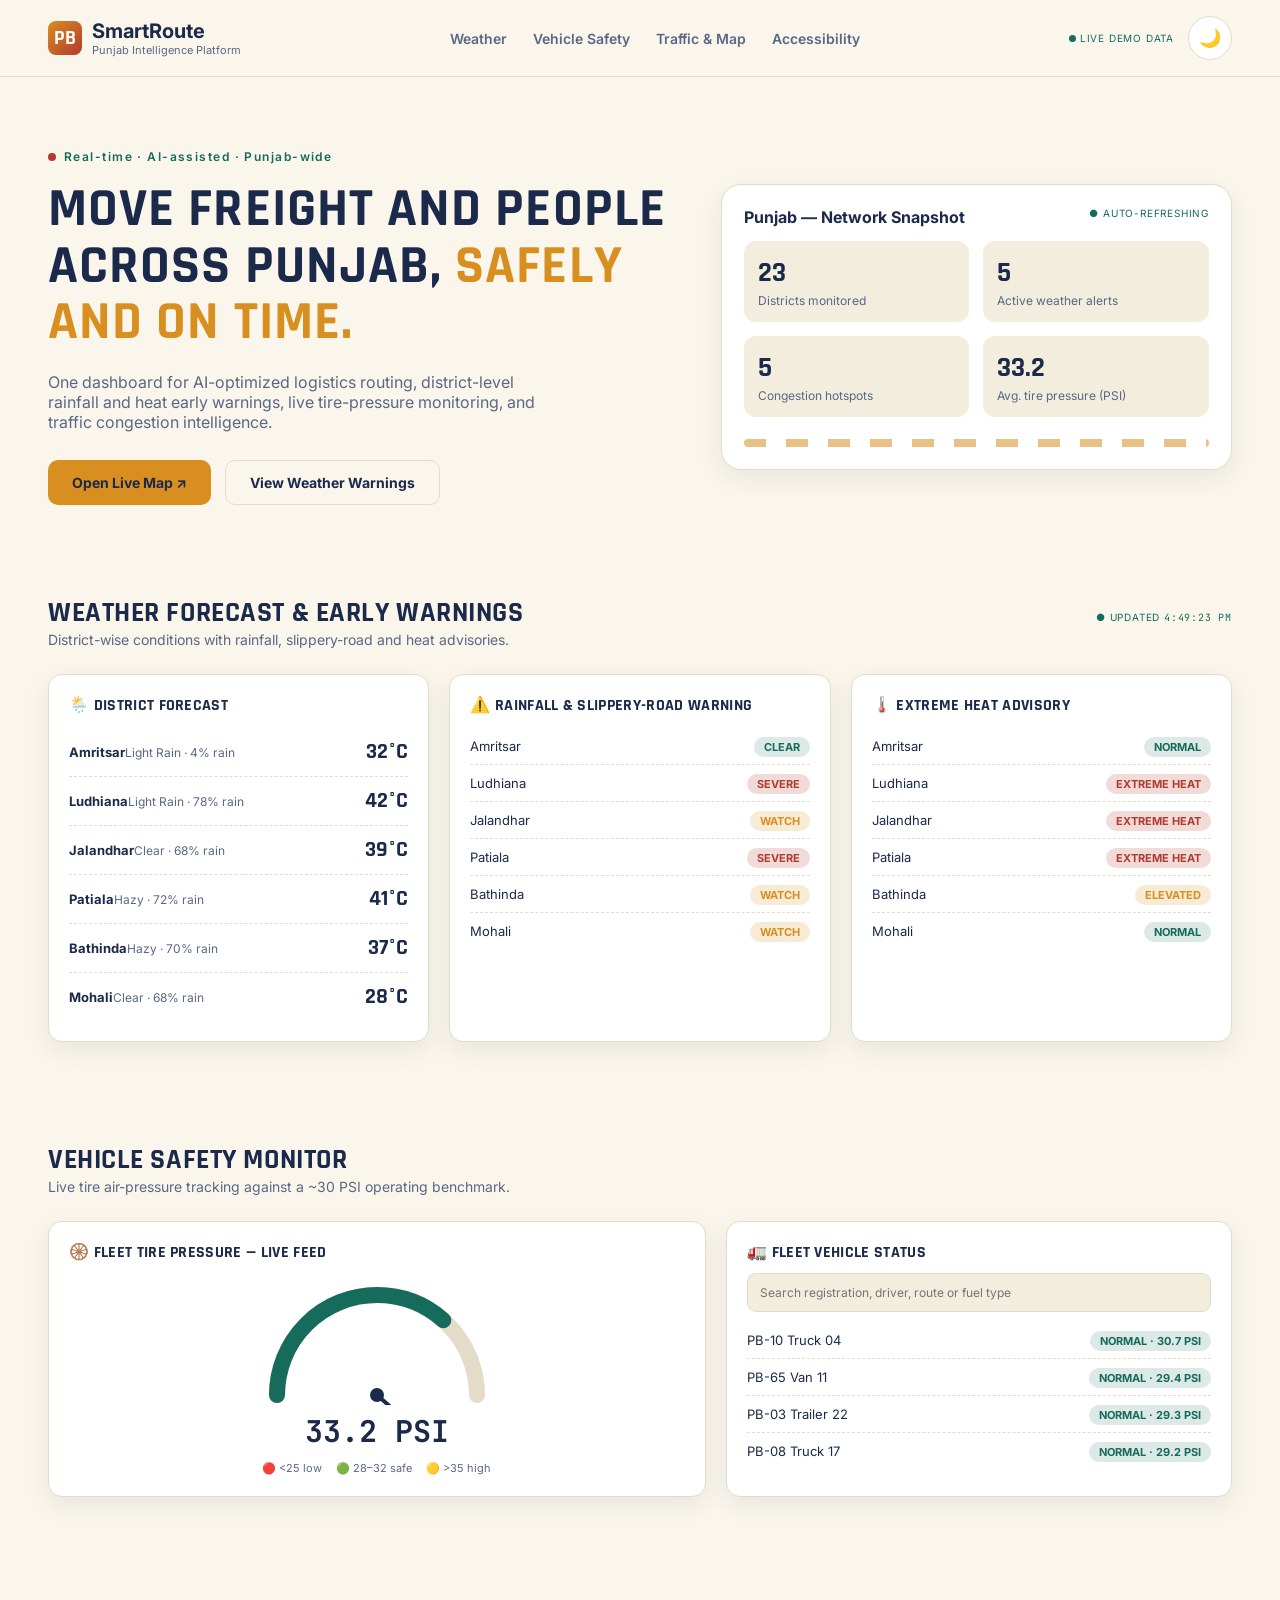
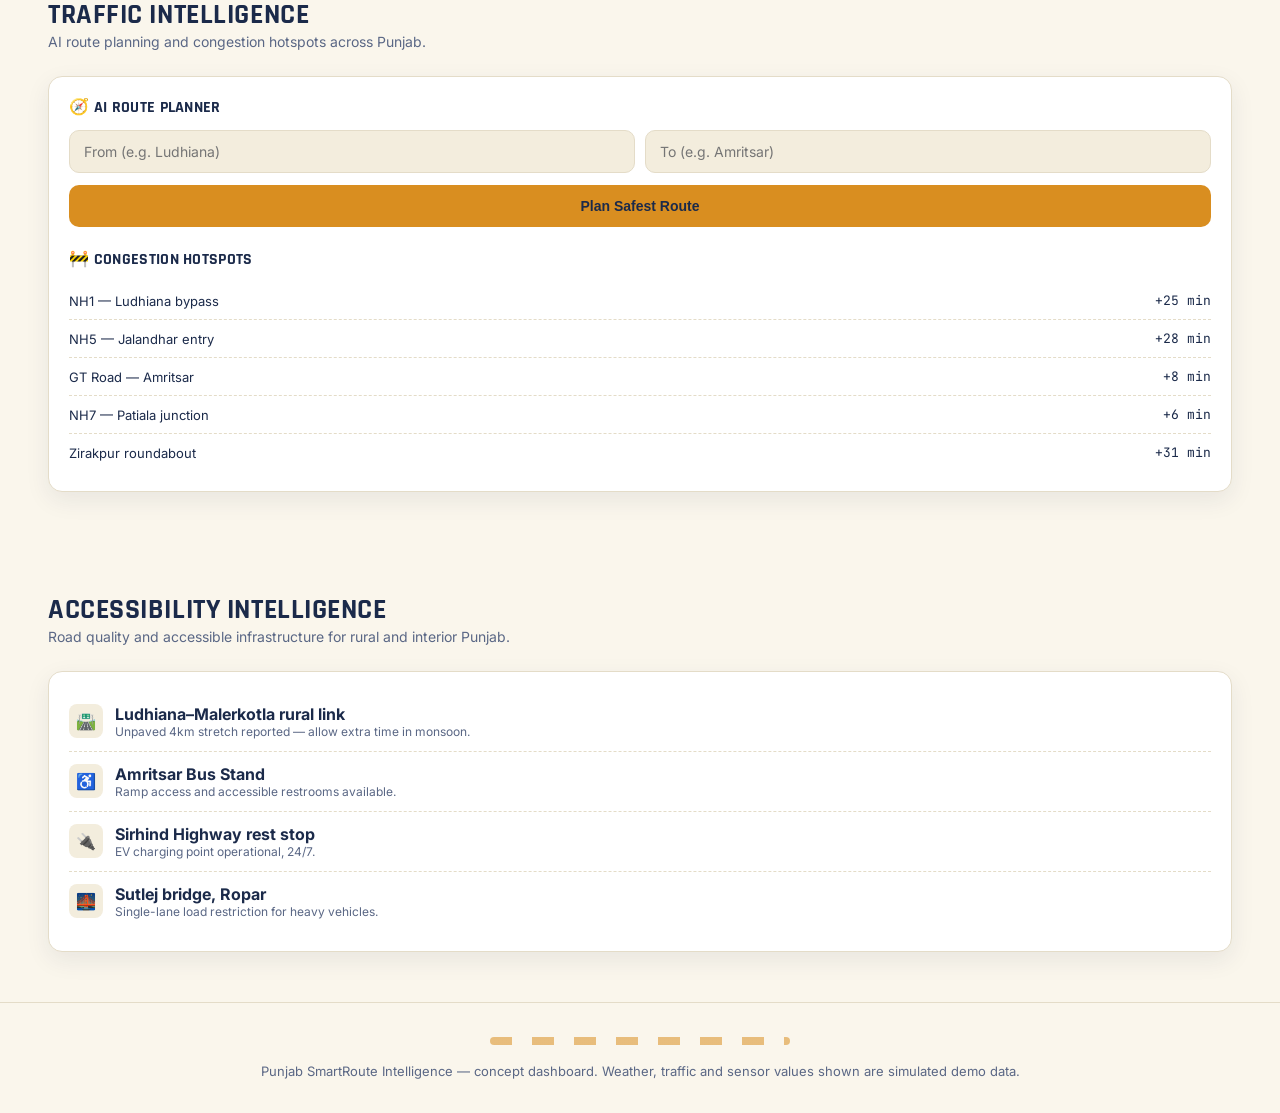
<file: index.html>
<!DOCTYPE html>
<script>window.location.replace('dashboard.html');</script>
<html lang="en">
<head>
  <meta charset="UTF-8" />
  <meta name="viewport" content="width=device-width, initial-scale=1.0" />
  <meta name="theme-color" content="#10263f" />
  <title>Punjab SmartRoute Intelligence</title>
  <link rel="preconnect" href="https://fonts.googleapis.com">
  <link rel="preconnect" href="https://fonts.gstatic.com" crossorigin>
  <link href="https://fonts.googleapis.com/css2?family=DM+Mono:wght@400;500&family=Manrope:wght@400;500;600;700;800&display=swap" rel="stylesheet">
  <link rel="stylesheet" href="styles.css" />
</head>
<body>
  <div class="app-shell">
    <aside class="sidebar">
      <div class="brand"><div class="brand-mark">S<span>R</span></div><div><strong>SmartRoute</strong><small>Punjab intelligence</small></div></div>
      <div class="workspace-label">WORKSPACE <span>LIVE</span></div>
      <nav class="main-nav" aria-label="Main navigation">
        <button class="nav-item active" data-view="Overview"><i>◉</i> Overview <b>⌂</b></button>
        <button class="nav-item" data-view="Route planner"><i>⌁</i> Route planner</button>
        <button class="nav-item" data-view="Weather & warnings"><i>☼</i> Weather & warnings <em>3</em></button>
        <button class="nav-item" data-view="Vehicle safety"><i>◌</i> Vehicle safety</button>
        <button class="nav-item" data-view="Traffic intelligence"><i>≋</i> Traffic intelligence</button>
        <button class="nav-item" data-view="Accessibility"><i>♿</i> Accessibility</button>
      </nav>
      <div class="sidebar-bottom">
        <button class="nav-item" data-view="Alerts"><i>◒</i> Alerts & notifications <em>5</em></button>
        <button class="nav-item" data-view="Settings"><i>⚙</i> Settings</button>
        <div class="operator"><div class="avatar">AS</div><div><strong>Amrit S.</strong><small>Fleet operator</small></div><span>•••</span></div>
      </div>
    </aside>

    <main class="main-content">
      <header class="topbar"><div class="crumb"><span>Punjab /</span> Operations overview</div><div class="top-actions"><div class="status"><span class="pulse"></span> Data synced <strong>2m ago</strong></div><button class="icon-button" title="Notifications">◔<b></b></button><button class="language">EN <span>⌄</span></button></div></header>
      <section class="page-heading"><div><p class="eyebrow">SUNDAY, 23 AUGUST 2026 <span class="live-dot"></span> LIVE NETWORK</p><h1>Good morning, Amrit.</h1><p class="subtitle">Here is your operational picture across Punjab today.</p></div><button class="primary-button" id="planRoute">＋ Plan a route</button></section>

      <section class="metric-grid">
        <article class="metric-card"><div class="metric-head"><span>ACTIVE FLEET</span><span class="metric-icon navy">↗</span></div><div class="metric-value">24 <small>/ 28</small></div><div class="metric-foot"><span class="trend up">↑ 8.4%</span> vs last week <span class="sparkline navy-line">▁▂▃▂▄▅▆</span></div></article>
        <article class="metric-card"><div class="metric-head"><span>ON-TIME RATE</span><span class="metric-icon green">✓</span></div><div class="metric-value">91.8<span>%</span></div><div class="metric-foot"><span class="trend up">↑ 2.1%</span> vs last week <span class="sparkline green-line">▂▃▃▄▃▅▆</span></div></article>
        <article class="metric-card warning-card"><div class="metric-head"><span>ROAD RISK INDEX</span><span class="metric-icon orange">!</span></div><div class="metric-value">Moderate</div><div class="metric-foot"><span class="trend warning">↑ 12.6%</span> due to weather <span class="sparkline orange-line">▂▂▃▆▅▆▇</span></div></article>
        <article class="metric-card"><div class="metric-head"><span>OPEN ALERTS</span><span class="metric-icon red">◇</span></div><div class="metric-value">05</div><div class="metric-foot"><span class="trend down">↓ 3</span> since yesterday <span class="sparkline red-line">▆▅▅▄▃▂▂</span></div></article>
      </section>

      <section class="dashboard-grid">
        <article class="panel map-panel"><div class="panel-header"><div><h2>Network conditions</h2><p>Live road intelligence · Updated 2 min ago</p></div><div class="map-controls"><button class="filter active" data-layer="risk">Risk</button><button class="filter" data-layer="traffic">Traffic</button><button class="filter" data-layer="access">Access</button><button class="expand" title="Expand map">⛶</button></div></div><div class="map-canvas" id="mapCanvas"><div class="map-grid"></div><div class="route-line route-a"></div><div class="route-line route-b"></div><div class="route-line route-c"></div><div class="district d1">AMRITSAR</div><div class="district d2">JALANDHAR</div><div class="district d3">LUDHIANA</div><div class="district d4">PATIALA</div><div class="district d5">BATHINDA</div><div class="district d6">MOHALI</div><span class="map-pin pin1">●<label>Amritsar</label></span><span class="map-pin pin2">●<label>Ludhiana</label></span><span class="map-pin pin3">●<label>Mohali</label></span><span class="map-pin pin4 risk-pin">●<label>Rain risk</label></span><div class="map-legend"><span><i class="legend-green"></i> Clear</span><span><i class="legend-yellow"></i> Caution</span><span><i class="legend-red"></i> Disruption</span></div><div class="map-layer-note" id="layerNote">Showing weather and road risk overlay</div></div></article>
        <article class="panel alerts-panel"><div class="panel-header"><div><h2>Priority alerts</h2><p>Needs your attention</p></div><button class="text-button" id="viewAlerts">View all <span>→</span></button></div><div class="alert-list"><div class="alert-item high"><span class="alert-symbol">!</span><div><strong>High heat advisory</strong><p>NH-44 · Ludhiana to Ambala</p><small>Valid until 18:00 today</small></div><span class="alert-arrow">›</span></div><div class="alert-item medium"><span class="alert-symbol">≈</span><div><strong>Rainfall expected</strong><p>Jalandhar · Hoshiarpur district</p><small>Likely in 2 hours</small></div><span class="alert-arrow">›</span></div><div class="alert-item low"><span class="alert-symbol">◌</span><div><strong>Road restriction</strong><p>Bridge repair · SH-12</p><small>Expected clearance tomorrow</small></div><span class="alert-arrow">›</span></div></div><button class="outline-button" id="acknowledge">Acknowledge all alerts</button></article>
      </section>

      <section class="lower-grid"><article class="panel weather-panel"><div class="panel-header"><div><h2>Regional weather</h2><p>Conditions affecting route safety</p></div><button class="text-button">Punjab <span>⌄</span></button></div><div class="weather-main"><div class="current-weather"><span class="weather-icon">☼</span><div><strong>32°</strong><span>Partly cloudy</span></div></div><div class="weather-details"><div><span>Humidity</span><strong>58%</strong></div><div><span>Wind</span><strong>14 km/h</strong></div><div><span>Visibility</span><strong>8.2 km</strong></div></div></div><div class="forecast"><div><span>NOW</span><b>☼</b><strong>32°</strong></div><div><span>13:00</span><b>☼</b><strong>33°</strong></div><div><span>16:00</span><b>◒</b><strong>31°</strong></div><div><span>19:00</span><b>☾</b><strong>28°</strong></div><div><span>22:00</span><b>☾</b><strong>26°</strong></div></div></article><article class="panel route-panel"><div class="panel-header"><div><h2>Upcoming routes</h2><p>Today's delivery schedule</p></div><button class="text-button" id="viewRoutes">View schedule <span>→</span></button></div><div class="route-list"><div class="route-row"><div class="route-status on-time"></div><div class="route-info"><strong>Amritsar <span>→</span> Ludhiana</strong><small>Vehicle PB-08-AQ-1421 · 186 km</small></div><div class="route-time"><strong>ETA 11:42</strong><small>On schedule</small></div></div><div class="route-row"><div class="route-status caution"></div><div class="route-info"><strong>Mohali <span>→</span> Bathinda</strong><small>Vehicle PB-65-K-9088 · 218 km</small></div><div class="route-time caution-text"><strong>ETA 14:18</strong><small>+24 min delay</small></div></div><div class="route-row"><div class="route-status on-time"></div><div class="route-info"><strong>Jalandhar <span>→</span> Patiala</strong><small>Vehicle PB-10-F-3340 · 157 km</small></div><div class="route-time"><strong>ETA 16:05</strong><small>On schedule</small></div></div></div></article></section>
      <footer><span>Punjab SmartRoute Intelligence</span><span>Data confidence <strong>94%</strong> · All systems operational</span></footer>
    </main>
  </div>
  <div class="toast" id="toast">Route planner is ready for your next trip.</div>
  <script src="app.js"></script>
</body>
</html>
</file>
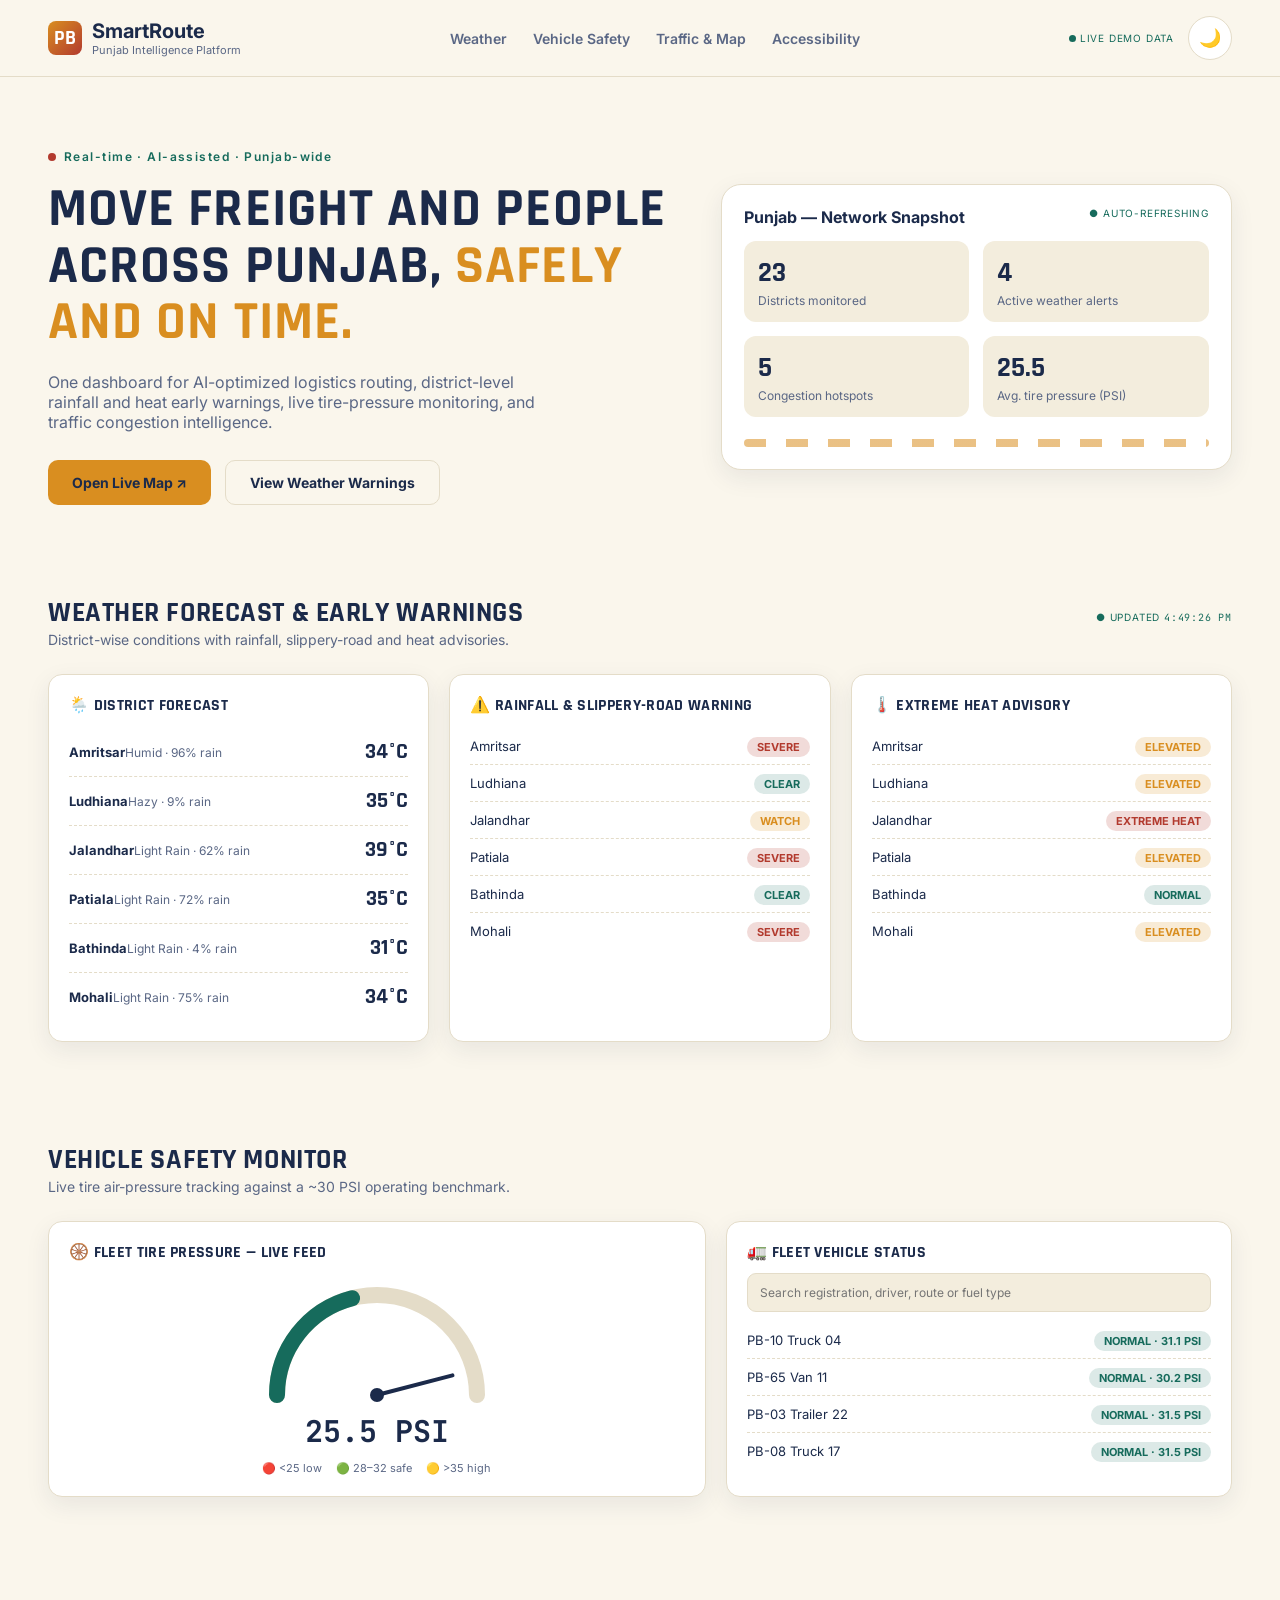
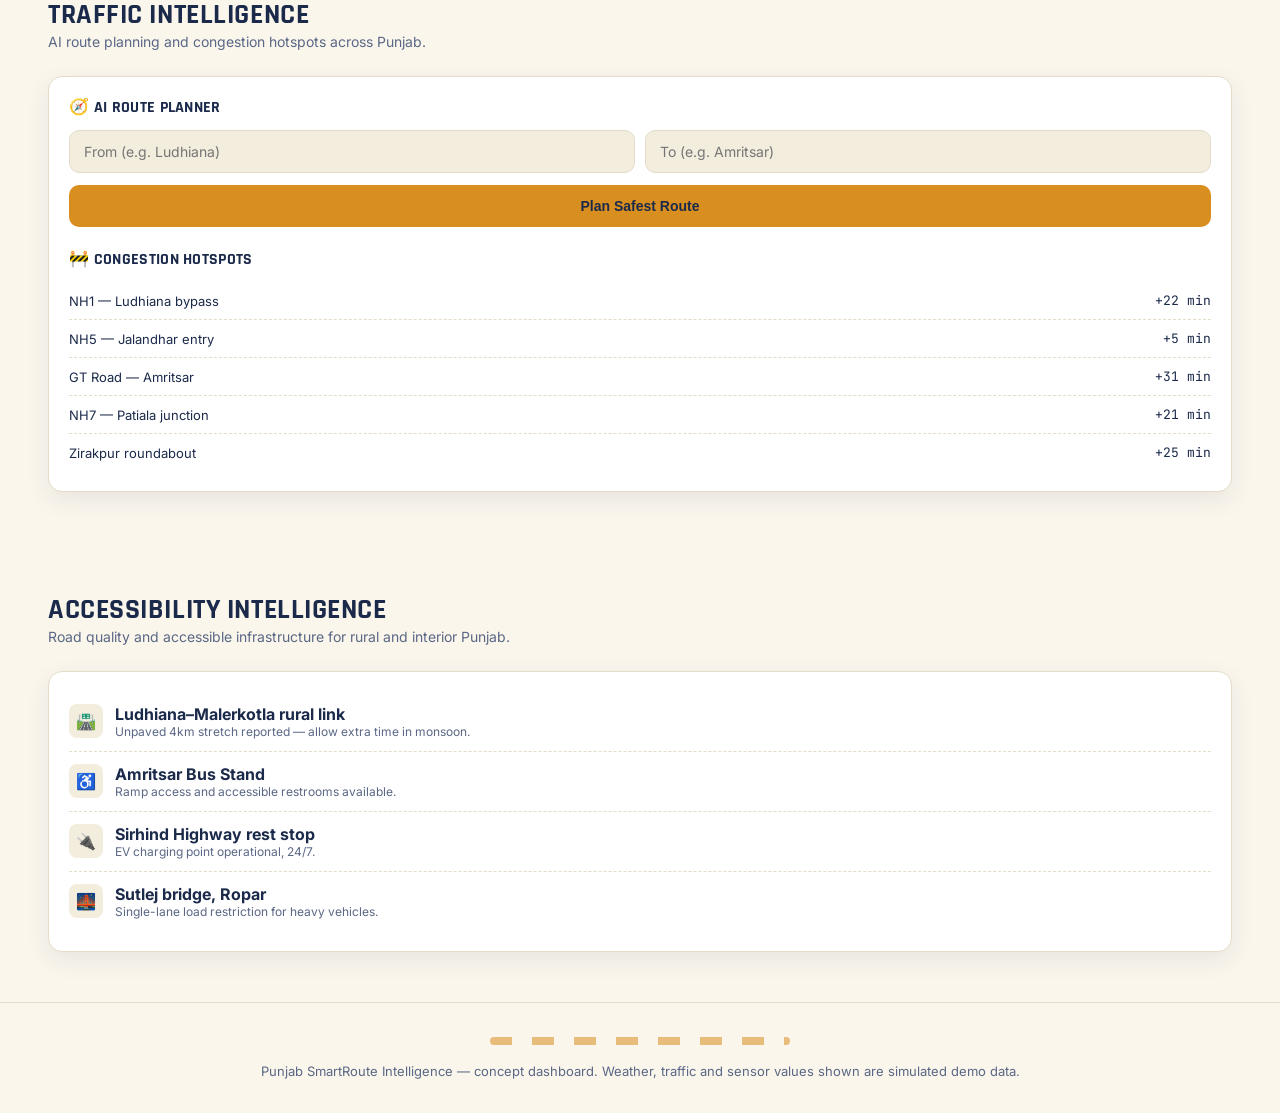
<file: dashboard.html>
<!DOCTYPE html>
<html lang="en">
<head>
<meta charset="UTF-8"><meta name="viewport" content="width=device-width, initial-scale=1.0"><title>Punjab SmartRoute Intelligence</title>
<link rel="preconnect" href="https://fonts.googleapis.com"><link href="https://fonts.googleapis.com/css2?family=Rajdhani:wght@500;600;700&family=Inter:wght@400;500;600;700&family=JetBrains+Mono:wght@500;600&display=swap" rel="stylesheet">
<style>
:root{--bg:#FAF6EC;--surface:#fff;--surface2:#F3EDDD;--text:#1B2A4A;--dim:#5A6785;--mustard:#D98E20;--teal:#166B5C;--brick:#B23A2E;--border:#E4DCC8;--shadow:0 8px 24px #1b2a4a14;--radius:14px}body.dark{--bg:#0F1526;--surface:#1A2340;--surface2:#1F2A4C;--text:#F2ECDD;--dim:#9AA6C7;--mustard:#F2C94C;--teal:#3FB79E;--brick:#E86A55;--border:#2B3660;--shadow:0 8px 28px #0007}*{box-sizing:border-box;margin:0;padding:0}html{scroll-behavior:smooth}body{font-family:Inter,sans-serif;background:var(--bg);color:var(--text);transition:.4s;overflow-x:hidden}h1,h2,h3,.display{font-family:Rajdhani,sans-serif;font-weight:700;letter-spacing:.02em;text-transform:uppercase}.mono{font-family:'JetBrains Mono',monospace}header{position:sticky;top:0;z-index:5;background:var(--bg);border-bottom:1px solid var(--border)}.nav-wrap,.hero,section{max-width:1240px;margin:auto}.nav-wrap{padding:16px 28px;display:flex;align-items:center;justify-content:space-between;gap:20px}.brand{display:flex;align-items:center;gap:10px;font-size:20px}.mark{width:34px;height:34px;border-radius:8px;background:linear-gradient(135deg,var(--mustard),var(--brick));display:grid;place-items:center;color:#fff;font-family:Rajdhani;font-weight:700}.brand small{display:block;font-size:11px;color:var(--dim)}nav ul{display:flex;gap:26px;list-style:none}nav a{text-decoration:none;font-size:14px;font-weight:600;color:var(--dim)}nav a:hover{color:var(--mustard)}.nav-right{display:flex;align-items:center;gap:14px}.live{font-size:10px;text-transform:uppercase;color:var(--teal);letter-spacing:.08em}.dot{display:inline-block;width:7px;height:7px;border-radius:50%;background:var(--teal);animation:pulse 1.4s infinite}@keyframes pulse{50%{opacity:.3}}#themeToggle{width:44px;height:44px;border-radius:50%;border:1px solid var(--border);background:var(--surface);cursor:pointer;font-size:18px}.hero{padding:72px 28px 40px;display:grid;grid-template-columns:1.1fr .9fr;gap:48px;align-items:center}.eyebrow{font-size:12px;font-weight:600;letter-spacing:.12em;color:var(--teal);margin-bottom:18px}.eyebrow:before{content:' ';display:inline-block;width:8px;height:8px;border-radius:50%;background:var(--brick);margin-right:8px}.hero h1{font-size:clamp(34px,4.6vw,54px);line-height:1.05;margin-bottom:20px}.hero h1 span{color:var(--mustard)}.hero p{font-size:16px;color:var(--dim);max-width:520px;margin-bottom:28px}.btn-row{display:flex;gap:14px;flex-wrap:wrap}.btn{padding:13px 24px;border-radius:10px;font-weight:700;font-size:14px;text-decoration:none;cursor:pointer;border:0;display:inline-flex;align-items:center;gap:8px}.primary{background:var(--mustard);color:#1B2A4A}.ghost{background:transparent;border:1px solid var(--border);color:var(--text)}.hero-visual,.card{background:var(--surface);border:1px solid var(--border);border-radius:var(--radius);padding:20px;box-shadow:var(--shadow)}.hero-visual{border-radius:20px;padding:22px}.stat-row{display:grid;grid-template-columns:1fr 1fr;gap:14px;margin-top:14px}.stat-card{background:var(--surface2);border-radius:12px;padding:14px}.num{font-family:Rajdhani;font-size:28px;font-weight:700}.lbl{font-size:12px;color:var(--dim);margin-top:2px}.divider{height:8px;margin:22px 0 0;background:repeating-linear-gradient(90deg,var(--mustard) 0 22px,transparent 22px 42px);opacity:.55;border-radius:6px}section{padding:50px 28px}.section-head{display:flex;align-items:baseline;justify-content:space-between;margin-bottom:26px;gap:10px;flex-wrap:wrap}.section-head h2{font-size:28px}.section-head p{color:var(--dim);font-size:14px}.grid{display:grid;gap:20px}.g3{grid-template-columns:repeat(3,1fr)}.g2{grid-template-columns:1.3fr 1fr}.card h3{font-size:16px;display:flex;align-items:center;gap:8px;margin-bottom:12px}.district,.row,.hotspot{display:flex;justify-content:space-between;align-items:center;padding:10px 0;border-bottom:1px dashed var(--border);font-size:13px}.district:last-child,.row:last-child,.hotspot:last-child{border:0}.district-name{font-weight:600;font-size:14px}.sub{font-size:12px;color:var(--dim)}.temp{font-family:Rajdhani;font-size:22px;font-weight:700}.badge{padding:3px 10px;border-radius:20px;font-size:11px;font-weight:700;text-transform:uppercase}.low{background:#166b5c26;color:var(--teal)}.mod{background:#d98e202e;color:var(--mustard)}.high{background:#b23a2e2e;color:var(--brick)}.gauge{display:flex;flex-direction:column;align-items:center}.reading{font:700 30px 'JetBrains Mono';margin-top:6px}.legend{display:flex;gap:14px;margin-top:10px;font-size:11px;color:var(--dim)}#map{height:420px;border-radius:var(--radius);border:1px solid var(--border);background:var(--surface2);position:relative;overflow:hidden;background-image:linear-gradient(30deg,transparent 47%,#adc8bb 48%,transparent 50%),linear-gradient(130deg,transparent 47%,#c5d7ce 48%,transparent 50%);background-size:140px 110px,190px 160px}#map:after{content:'PUNJAB NETWORK MAP';position:absolute;inset:0;display:grid;place-items:center;color:var(--dim);font:700 18px Rajdhani;letter-spacing:.15em;opacity:.45}.planner-row{display:flex;gap:10px;margin-bottom:12px;flex-wrap:wrap}.planner-row input{flex:1;min-width:160px;padding:12px 14px;border-radius:10px;border:1px solid var(--border);background:var(--surface2);color:var(--text);font:14px Inter}.access{display:flex;gap:12px;padding:12px 0;border-bottom:1px dashed var(--border)}.access:last-child{border:0}.access-icon{width:34px;height:34px;border-radius:8px;background:var(--surface2);display:grid;place-items:center;flex-shrink:0}footer{border-top:1px solid var(--border);padding:34px 28px;text-align:center;color:var(--dim);font-size:13px}.reveal{opacity:0;transform:translateY(16px);transition:.6s}.reveal.show{opacity:1;transform:none}.toast{position:fixed;right:24px;bottom:22px;background:#183750;color:#fff;padding:12px 16px;border-radius:5px;font-size:11px;transform:translateY(90px);opacity:0;transition:.3s;z-index:10}.toast.show{transform:none;opacity:1}@media(max-width:900px){nav{display:none}.hero{grid-template-columns:1fr}.g3{grid-template-columns:1fr 1fr}.g2{grid-template-columns:1fr}}@media(max-width:600px){.nav-wrap,.hero,section{padding-left:16px;padding-right:16px}.g3{grid-template-columns:1fr}.nav-right .live{display:none}.hero{padding-top:42px}.hero h1{font-size:38px}section{padding-top:34px;padding-bottom:34px}}
</style></head><body>
<header><div class="nav-wrap"><div class="brand"><div class="mark">PB</div><div><strong>SmartRoute</strong><small>Punjab Intelligence Platform</small></div></div><nav><ul><li><a href="#weather">Weather</a></li><li><a href="#vehicle">Vehicle Safety</a></li><li><a href="#traffic">Traffic & Map</a></li><li><a href="#access">Accessibility</a></li></ul></nav><div class="nav-right"><span class="live"><span class="dot"></span> Live demo data</span><button id="themeToggle" title="Toggle dark mode">🌙</button></div></div></header>
<main><section class="hero"><div><div class="eyebrow">Real-time · AI-assisted · Punjab-wide</div><h1>Move freight and people across Punjab, <span>safely and on time.</span></h1><p>One dashboard for AI-optimized logistics routing, district-level rainfall and heat early warnings, live tire-pressure monitoring, and traffic congestion intelligence.</p><div class="btn-row"><a href="#traffic" class="btn primary">Open Live Map ↗</a><a href="#weather" class="btn ghost">View Weather Warnings</a></div></div><div class="hero-visual reveal"><div style="display:flex;justify-content:space-between"><strong>Punjab — Network Snapshot</strong><span class="live">● Auto-refreshing</span></div><div class="stat-row"><div class="stat-card"><div class="num">23</div><div class="lbl">Districts monitored</div></div><div class="stat-card"><div class="num" id="statAlerts">–</div><div class="lbl">Active weather alerts</div></div><div class="stat-card"><div class="num">5</div><div class="lbl">Congestion hotspots</div></div><div class="stat-card"><div class="num" id="statTire">–</div><div class="lbl">Avg. tire pressure (PSI)</div></div></div><div class="divider"></div></div></section>
<section id="weather"><div class="section-head"><div><h2>Weather Forecast & Early Warnings</h2><p>District-wise conditions with rainfall, slippery-road and heat advisories.</p></div><span class="live">● Updated <span id="weatherTime" class="mono"></span></span></div><div class="grid g3"><div class="card reveal"><h3>🌦️ District Forecast</h3><div id="districtList"></div></div><div class="card reveal"><h3>⚠️ Rainfall & Slippery-Road Warning</h3><div id="rainAlerts"></div></div><div class="card reveal"><h3>🌡️ Extreme Heat Advisory</h3><div id="heatAlerts"></div></div></div></section>
<section id="vehicle"><div class="section-head"><div><h2>Vehicle Safety Monitor</h2><p>Live tire air-pressure tracking against a ~30 PSI operating benchmark.</p></div></div><div class="grid g2"><div class="card reveal"><h3>🛞 Fleet Tire Pressure — Live Feed</h3><div class="gauge"><svg width="220" height="130" viewBox="0 0 220 130"><path d="M10,120 A100,100 0 0,1 210,120" fill="none" stroke="var(--border)" stroke-width="16" stroke-linecap="round"/><path id="gaugeArc" d="M10,120 A100,100 0 0,1 210,120" fill="none" stroke="var(--teal)" stroke-width="16" stroke-linecap="round" stroke-dasharray="314" stroke-dashoffset="157"/><line id="needle" x1="110" y1="120" x2="110" y2="35" stroke="var(--text)" stroke-width="4" stroke-linecap="round"/><circle cx="110" cy="120" r="7" fill="var(--text)"/></svg><div id="gaugeReading" class="reading">30.0 PSI</div><div class="legend">🔴 &lt;25 low　 🟢 28–32 safe　 🟡 &gt;35 high</div></div></div><div class="card reveal"><h3>🚛 Fleet Vehicle Status</h3><div id="vehicleList"></div></div></div></section>
<script>const fleetRecords=[{reg:'PB-10-TR-0404',driver:'Gurpreet Singh',age:42,experience:'18 years',from:'Amritsar',to:'Ludhiana',hours:'4h 20m',fuel:'Diesel',price:'Rs 87.67/L',pump:'HPCL GT Road, Amritsar'},{reg:'PB-65-VN-1111',driver:'Harpreet Kaur',age:35,experience:'11 years',from:'Mohali',to:'Bathinda',hours:'5h 10m',fuel:'Petrol',price:'Rs 94.24/L',pump:'IndianOil Zirakpur'},{reg:'PB-03-TL-2222',driver:'Manpreet Singh',age:39,experience:'15 years',from:'Jalandhar',to:'Patiala',hours:'3h 45m',fuel:'Diesel',price:'Rs 87.67/L',pump:'Bharat Petroleum, Jalandhar'},{reg:'PB-08-TR-1717',driver:'Navjot Singh',age:29,experience:'6 years',from:'Ludhiana',to:'Amritsar',hours:'3h 05m',fuel:'EV',price:'Rs 12.50/kWh',pump:'Tata Power EV Hub, Ludhiana'}];const vehicleList=document.getElementById('vehicleList');vehicleList.insertAdjacentHTML('beforebegin','<input id="vehicleSearch" type="search" placeholder="Search registration, driver, route or fuel type" aria-label="Search vehicle safety records" style="width:100%;margin:-2px 0 10px;padding:11px 12px;border:1px solid var(--border);border-radius:9px;background:var(--surface2);color:var(--text);font:12px Inter">');function renderVehicleRecords(query=''){const term=query.toLowerCase();const matches=fleetRecords.filter(v=>Object.values(v).join(' ').toLowerCase().includes(term));vehicleList.innerHTML=matches.length?matches.map(v=>`<div style="padding:12px 0;border-bottom:1px solid var(--border)"><div style="display:flex;justify-content:space-between;gap:8px"><b>${v.reg}</b><span class="badge ${v.fuel==='EV'?'low':v.fuel==='Diesel'?'mod':'high'}">${v.fuel}</span></div><div class="sub" style="margin-top:5px">${v.driver}, ${v.age} · ${v.experience} driving experience</div><div class="sub" style="margin-top:4px">${v.from} → ${v.to} · ${v.hours} driving time</div><div style="font-size:11px;margin-top:6px;color:var(--teal)">${v.price} · ${v.pump}</div></div>`).join(''):'<div class="sub" style="padding:18px 0">No vehicle records match your search.</div>'}document.getElementById('vehicleSearch').addEventListener('input',e=>renderVehicleRecords(e.target.value));renderVehicleRecords();</script>
<section id="traffic"><div class="section-head"><div><h2>Traffic Intelligence</h2><p>AI route planning and congestion hotspots across Punjab.</p></div></div><div class="card reveal"><h3>🧭 AI Route Planner</h3><div class="planner-row"><input id="originInput" placeholder="From (e.g. Ludhiana)"><input id="destInput" placeholder="To (e.g. Amritsar)"></div><button class="btn primary" style="width:100%;justify-content:center" onclick="planRoute()">Plan Safest Route</button><div id="routeResult" style="margin-top:12px;color:var(--dim)"></div><h3 style="margin-top:22px">🚧 Congestion Hotspots</h3><div id="hotspotList"></div></div></section>
<section id="access"><div class="section-head"><div><h2>Accessibility Intelligence</h2><p>Road quality and accessible infrastructure for rural and interior Punjab.</p></div></div><div class="card reveal" id="accessList"></div></section></main><footer><div class="divider" style="max-width:300px;margin:0 auto 18px"></div>Punjab SmartRoute Intelligence — concept dashboard. Weather, traffic and sensor values shown are simulated demo data.</footer><div class="toast" id="toast"></div>
<script>
const districts=['Amritsar','Ludhiana','Jalandhar','Patiala','Bathinda','Mohali'];const rand=(a,b)=>Math.random()*(b-a)+a;const pick=a=>a[Math.floor(Math.random()*a.length)];function row(name,content){return `<div class="district"><span>${name}</span><span>${content}</span></div>`}function refreshWeather(){const data=districts.map(name=>({name,temp:Math.round(rand(26,42)),rain:Math.round(rand(0,100)),condition:pick(['Clear','Partly Cloudy','Humid','Light Rain','Hazy'])}));document.getElementById('districtList').innerHTML=data.map(d=>`<div class="district"><span><b>${d.name}</b><small class="sub">${d.condition} · ${d.rain}% rain</small></span><span class="temp">${d.temp}°C</span></div>`).join('');let count=0;document.getElementById('rainAlerts').innerHTML=data.map(d=>{const level=d.rain>70?'high':d.rain>40?'mod':'low';if(level!=='low')count++;return row(d.name,`<span class="badge ${level}">${level==='high'?'Severe':level==='mod'?'Watch':'Clear'}</span>`)}).join('');document.getElementById('heatAlerts').innerHTML=data.map(d=>{const level=d.temp>=39?'high':d.temp>=34?'mod':'low';return row(d.name,`<span class="badge ${level}">${level==='high'?'Extreme heat':level==='mod'?'Elevated':'Normal'}</span>`)}).join('');document.getElementById('statAlerts').textContent=count;document.getElementById('weatherTime').textContent=new Date().toLocaleTimeString()}function updateGauge(){const psi=rand(24,36);document.getElementById('gaugeReading').textContent=psi.toFixed(1)+' PSI';document.getElementById('statTire').textContent=psi.toFixed(1);const pct=Math.min(Math.max((psi-15)/25,0),1);document.getElementById('gaugeArc').setAttribute('stroke-dashoffset',314-pct*314);const angle=(-90+pct*180)*Math.PI/180;document.getElementById('needle').setAttribute('x2',110+78*Math.cos(angle));document.getElementById('needle').setAttribute('y2',120+78*Math.sin(angle))}function renderVehicles(){document.getElementById('vehicleList').innerHTML=['PB-10 Truck 04','PB-65 Van 11','PB-03 Trailer 22','PB-08 Truck 17'].map(v=>row(v,`<span class="badge low">Normal · ${rand(28,32).toFixed(1)} PSI</span>`)).join('')}function renderHotspots(){document.getElementById('hotspotList').innerHTML=['NH1 — Ludhiana bypass','NH5 — Jalandhar entry','GT Road — Amritsar','NH7 — Patiala junction','Zirakpur roundabout'].map(r=>row(r,`<span class="mono">+${Math.round(rand(4,38))} min</span>`)).join('')}document.getElementById('accessList').innerHTML=[['🛣️','Ludhiana–Malerkotla rural link','Unpaved 4km stretch reported — allow extra time in monsoon.'],['♿','Amritsar Bus Stand','Ramp access and accessible restrooms available.'],['🔌','Sirhind Highway rest stop','EV charging point operational, 24/7.'],['🌉','Sutlej bridge, Ropar','Single-lane load restriction for heavy vehicles.']].map(x=>`<div class="access"><div class="access-icon">${x[0]}</div><div><b>${x[1]}</b><div class="sub">${x[2]}</div></div></div>`).join('');window.planRoute=()=>{const a=document.getElementById('originInput').value,b=document.getElementById('destInput').value;document.getElementById('routeResult').textContent=a&&b?`${a} → ${b}: safest route found, estimated 2h 45m. Avoiding current high-risk zones.`:'Enter both a starting point and a destination.'};document.getElementById('themeToggle').onclick=()=>{document.body.classList.toggle('dark');document.getElementById('themeToggle').textContent=document.body.classList.contains('dark')?'☀️':'🌙'};const io=new IntersectionObserver(e=>e.forEach(x=>x.isIntersecting&&x.target.classList.add('show')),{threshold:.15});document.querySelectorAll('.reveal').forEach(x=>io.observe(x));refreshWeather();updateGauge();renderVehicles();renderHotspots();setInterval(refreshWeather,20000);setInterval(updateGauge,4000);</script></body></html>
</file>
<file: styles.css>
:root{--ink:#172536;--muted:#718092;--line:#e4e9ee;--paper:#f8fafb;--white:#fff;--navy:#12304b;--teal:#187d7a;--saffron:#e3a72b;--red:#dc6b58;--green:#2d9b78;--shadow:0 7px 24px rgba(20,45,65,.06)}*{box-sizing:border-box}body{margin:0;background:var(--paper);color:var(--ink);font-family:Manrope, sans-serif;font-size:13px}.app-shell{display:flex;min-height:100vh}.sidebar{width:240px;background:#10263f;color:#dce7ef;padding:27px 14px 18px;display:flex;flex-direction:column;flex-shrink:0}.brand{display:flex;align-items:center;gap:10px;padding:0 14px 35px}.brand-mark{width:35px;height:35px;border-radius:9px;background:#e6a82f;color:#10263f;display:grid;place-items:center;font-weight:800;font-size:15px;letter-spacing:-1px}.brand-mark span{font-size:11px}.brand strong{display:block;color:#fff;font-size:15px;letter-spacing:-.3px}.brand small{display:block;color:#8ea4b6;font-size:9px;margin-top:3px;letter-spacing:.6px;text-transform:uppercase}.workspace-label{color:#6f879a;font:500 9px 'DM Mono',monospace;letter-spacing:1.2px;padding:0 14px 11px}.workspace-label span{float:right;color:#65c5a0}.main-nav{display:grid;gap:4px}.nav-item{border:0;background:transparent;color:#9fb2c1;text-align:left;padding:11px 13px;border-radius:6px;font:600 12px Manrope;cursor:pointer;display:flex;align-items:center;gap:12px}.nav-item i{font-size:16px;font-style:normal;width:15px;text-align:center}.nav-item b{margin-left:auto;font-size:12px;color:#e6a82f}.nav-item em{font-style:normal;background:#cf6957;color:#fff;border-radius:11px;font-size:9px;padding:2px 6px;margin-left:auto}.nav-item:hover,.nav-item.active{background:#1c405c;color:#fff}.nav-item.active{box-shadow:inset 3px 0 #e6a82f}.sidebar-bottom{margin-top:auto;display:grid;gap:4px;border-top:1px solid #294258;padding-top:15px}.operator{display:flex;align-items:center;gap:9px;border-top:1px solid #294258;margin-top:15px;padding:15px 10px 0}.avatar{width:28px;height:28px;background:#db8f4a;border-radius:50%;display:grid;place-items:center;color:#fff;font-size:10px;font-weight:800}.operator strong{display:block;color:#eef4f7;font-size:11px}.operator small{display:block;color:#7f95a7;font-size:9px;margin-top:2px}.operator>span{margin-left:auto;color:#8198a8;letter-spacing:2px}.main-content{flex:1;padding:0 35px 22px;min-width:0}.topbar{height:72px;border-bottom:1px solid var(--line);display:flex;justify-content:space-between;align-items:center}.crumb{font-size:11px;font-weight:700}.crumb span{color:#9aa7b2;font-weight:500}.top-actions{display:flex;gap:20px;align-items:center}.status{color:#6c7b8a;font:11px 'DM Mono',monospace}.status strong{color:#8e9ba5;font-weight:400}.pulse,.live-dot{display:inline-block;width:6px;height:6px;background:#4fb88c;border-radius:50%;margin-right:6px;box-shadow:0 0 0 3px #dff4ea}.icon-button,.language{border:0;background:none;color:#617381;cursor:pointer;font:700 11px Manrope}.icon-button{font-size:20px;position:relative}.icon-button b{position:absolute;width:5px;height:5px;background:#db745e;border-radius:50%;top:2px;right:0}.language{border-left:1px solid var(--line);padding-left:20px}.page-heading{padding:30px 0 24px;display:flex;justify-content:space-between;align-items:flex-end}.eyebrow{font:500 9px 'DM Mono',monospace;color:#80909d;letter-spacing:1.3px;margin:0 0 9px}.live-dot{margin:0 5px 0 10px;box-shadow:none}.page-heading h1{font-size:25px;letter-spacing:-1px;margin:0 0 6px}.subtitle{color:#7f8e9c;margin:0}.primary-button{border:0;background:#d99131;color:#fff;font:700 12px Manrope;padding:12px 17px;border-radius:5px;cursor:pointer;box-shadow:0 4px 9px #d9913135}.primary-button:hover{background:#bf7922}.metric-grid{display:grid;grid-template-columns:repeat(4,1fr);gap:15px}.metric-card,.panel{background:#fff;border:1px solid #e8edf0;border-radius:7px;box-shadow:var(--shadow)}.metric-card{padding:18px 18px 15px;min-width:0}.metric-head,.panel-header{display:flex;justify-content:space-between;align-items:flex-start}.metric-head>span:first-child{color:#82909d;font:500 9px 'DM Mono',monospace;letter-spacing:.8px}.metric-icon{height:23px;width:23px;display:grid;place-items:center;border-radius:50%;font-weight:700;font-size:13px}.metric-icon.navy{background:#e5eef5;color:#28617b}.metric-icon.green{background:#e1f3eb;color:#2a9a72}.metric-icon.orange{background:#fff0d2;color:#d48b15}.metric-icon.red{background:#fbe9e5;color:#d86b57}.metric-value{font-size:26px;font-weight:800;letter-spacing:-1px;margin:15px 0 9px}.metric-value small{font-size:14px;font-weight:500;color:#93a0a9}.metric-value>span{font-size:18px}.metric-foot{color:#9ba6ae;font-size:10px;white-space:nowrap}.trend{font-weight:800;margin-right:3px}.trend.up{color:#2e9b78}.trend.warning{color:#db9227}.trend.down{color:#3f9d86}.sparkline{font-family:'DM Mono';font-size:15px;float:right;letter-spacing:-2px;margin-top:-4px}.navy-line{color:#5e95aa}.green-line{color:#62b495}.orange-line{color:#e0a83a}.red-line{color:#d77d6d}.dashboard-grid{display:grid;grid-template-columns:minmax(0,1.65fr) minmax(280px,1fr);gap:15px;margin-top:15px}.panel{overflow:hidden}.panel-header{padding:19px 20px 15px}.panel h2{font-size:13px;margin:0 0 5px;letter-spacing:-.2px}.panel-header p{margin:0;color:#94a0aa;font-size:10px}.map-controls{display:flex;gap:5px;align-items:center}.filter{border:1px solid #e0e7eb;background:#fff;color:#81909c;padding:6px 10px;border-radius:4px;font:600 10px Manrope;cursor:pointer}.filter.active{background:#eaf2f3;color:#1b7777;border-color:#bad7d8}.expand{border:0;background:transparent;color:#84939e;font-size:15px;margin-left:4px;cursor:pointer}.map-canvas{height:300px;margin:0 10px 10px;border-radius:4px;position:relative;overflow:hidden;background:#e7f0ed}.map-grid{position:absolute;inset:0;background:linear-gradient(29deg,transparent 47%,#cfddd8 48%,#cfddd8 49%,transparent 50%),linear-gradient(132deg,transparent 47%,#cfddd8 48%,#cfddd8 49%,transparent 50%),linear-gradient(70deg,transparent 47%,#d5e2dd 48%,#d5e2dd 49%,transparent 50%);background-size:150px 110px,170px 160px,210px 190px;opacity:.8}.map-canvas:before,.map-canvas:after{content:'';position:absolute;border:1px solid #adc8bb;border-radius:45%;width:65%;height:66%;left:10%;top:12%;transform:rotate(-13deg);opacity:.75}.map-canvas:after{width:40%;height:52%;left:48%;top:32%;transform:rotate(26deg);border-color:#b9d2c6}.route-line{position:absolute;height:3px;background:#e0a630;transform-origin:left;z-index:2;box-shadow:0 0 0 2px #ffffff90}.route-a{width:70%;left:12%;top:44%;transform:rotate(17deg)}.route-b{width:48%;left:26%;top:66%;transform:rotate(-31deg);background:#e0725e}.route-c{width:45%;left:47%;top:24%;transform:rotate(75deg);background:#4f9c8a}.district{position:absolute;z-index:1;color:#729489;font:500 9px 'DM Mono';letter-spacing:.8px}.d1{left:12%;top:24%}.d2{left:39%;top:38%}.d3{left:52%;top:59%}.d4{left:67%;top:79%}.d5{left:22%;top:77%}.d6{left:75%;top:30%}.map-pin{position:absolute;z-index:3;color:#166d71;font-size:21px;text-shadow:0 2px 3px #789f9588}.map-pin label{position:absolute;top:17px;left:7px;background:#fff;border:1px solid #d8e1df;padding:4px 7px;border-radius:3px;white-space:nowrap;color:#536e6f;font:600 9px Manrope;box-shadow:0 2px 6px #698c8233}.pin1{left:18%;top:28%}.pin2{left:53%;top:50%}.pin3{left:78%;top:21%}.risk-pin{left:32%;top:70%;color:#dd745e}.map-legend{position:absolute;bottom:10px;left:13px;z-index:4;display:flex;gap:10px;background:#fffdd;padding:5px 8px;border-radius:3px;color:#647c7a;font-size:9px}.map-legend i{width:7px;height:7px;border-radius:50%;display:inline-block;margin-right:3px}.legend-green{background:#3c9b7b}.legend-yellow{background:#e3a72b}.legend-red{background:#dc6b58}.map-layer-note{position:absolute;right:12px;top:10px;z-index:4;background:#ffffffd9;padding:6px 8px;border-radius:3px;color:#68807b;font-size:9px}.alerts-panel{padding-bottom:15px}.text-button{border:0;background:none;color:#cc8c2d;font:700 10px Manrope;cursor:pointer}.text-button span{font-size:15px;margin-left:4px}.alert-list{padding:0 20px}.alert-item{display:flex;gap:10px;align-items:flex-start;padding:13px 0;border-top:1px solid #edf0f1}.alert-symbol{width:23px;height:23px;border-radius:50%;display:grid;place-items:center;font-weight:800;font-size:12px;flex-shrink:0}.alert-item.high .alert-symbol{background:#fbe5e0;color:#d46755}.alert-item.medium .alert-symbol{background:#fff0d0;color:#d08a16}.alert-item.low .alert-symbol{background:#e2f2ed;color:#2b9676}.alert-item strong{font-size:11px}.alert-item p{font-size:10px;color:#71818d;margin:3px 0}.alert-item small{font-size:9px;color:#a3adb5}.alert-arrow{margin-left:auto;color:#a8b2b9;font-size:19px}.outline-button{margin:9px 20px 0;width:calc(100% - 40px);border:1px solid #d6e1e4;background:#fff;color:#59717a;border-radius:4px;padding:9px;font:700 10px Manrope;cursor:pointer}.outline-button:hover{border-color:#d99131;color:#b87a20}.lower-grid{display:grid;grid-template-columns:1fr 1.22fr;gap:15px;margin-top:15px}.weather-panel,.route-panel{min-height:218px}.weather-main{display:flex;padding:0 20px 15px;border-bottom:1px solid #edf0f1;align-items:center}.current-weather{display:flex;align-items:center;gap:12px;width:43%}.weather-icon{font-size:36px;color:#e1a328}.current-weather strong{display:block;font-size:28px;letter-spacing:-1px}.current-weather span:last-child{display:block;color:#8997a1;font-size:10px}.weather-details{display:grid;grid-template-columns:repeat(3,1fr);width:57%;gap:12px}.weather-details span,.weather-details strong{display:block}.weather-details span{color:#9aa6ae;font-size:9px;margin-bottom:5px}.weather-details strong{font-size:11px}.forecast{display:flex;justify-content:space-between;padding:14px 20px 16px}.forecast div{text-align:center}.forecast span{display:block;color:#a3adb3;font:9px 'DM Mono';margin-bottom:7px}.forecast b{display:block;font-size:16px;color:#e2a82e;height:24px}.forecast div:nth-child(3) b{color:#789e9a}.forecast strong{font-size:11px}.route-list{padding:0 20px}.route-row{display:flex;align-items:center;gap:10px;border-top:1px solid #edf0f1;padding:11px 0}.route-status{width:6px;height:31px;border-radius:5px}.on-time{background:#4aa984}.caution{background:#dda337}.route-info{flex:1}.route-info strong{font-size:11px}.route-info strong span{color:#9ca9b1;margin:0 4px}.route-info small,.route-time small{display:block;color:#96a3ac;font-size:9px;margin-top:4px}.route-time{text-align:right}.route-time strong{font:600 10px 'DM Mono'}.route-time small{color:#339675}.caution-text strong,.caution-text small{color:#cf912a}footer{display:flex;justify-content:space-between;color:#9aa7af;font-size:9px;padding:21px 3px 0}footer strong{color:#369778}.toast{position:fixed;right:25px;bottom:22px;background:#183750;color:#fff;padding:12px 16px;border-radius:5px;font-size:11px;box-shadow:0 8px 20px #122a3d44;transform:translateY(90px);opacity:0;transition:.3s ease}.toast.show{transform:translateY(0);opacity:1}@media(max-width:1100px){.sidebar{width:210px}.main-content{padding:0 22px}.metric-grid{grid-template-columns:repeat(2,1fr)}}@media(max-width:760px){.sidebar{width:62px;padding:20px 8px}.brand{padding:0 5px 34px}.brand>div:last-child,.workspace-label,.nav-item:not(.active) em,.nav-item{font-size:0}.nav-item{justify-content:center;padding:12px 4px}.nav-item i{font-size:17px}.nav-item b{display:none}.operator{padding:15px 2px 0}.operator>div:not(.avatar){display:none}.operator>span{display:none}.main-content{padding:0 14px 18px}.topbar{height:60px}.crumb{font-size:10px}.top-actions{gap:11px}.status{display:none}.page-heading{padding:24px 0 19px;align-items:flex-start;gap:15px}.page-heading h1{font-size:20px}.subtitle{font-size:11px;line-height:1.5}.primary-button{white-space:nowrap;padding:10px 11px}.metric-grid{gap:9px}.metric-card{padding:13px 12px}.metric-value{font-size:20px;margin:12px 0 7px}.metric-foot{font-size:8px}.sparkline{display:none}.dashboard-grid,.lower-grid{grid-template-columns:1fr}.map-canvas{height:250px}.map-controls .filter{padding:5px 7px}.map-controls .filter:nth-child(3){display:none}.map-layer-note{display:none}.weather-main{padding-left:15px;padding-right:15px}.current-weather{width:40%;gap:7px}.weather-icon{font-size:27px}.current-weather strong{font-size:23px}.weather-details{width:60%;gap:8px}.forecast{padding-left:14px;padding-right:14px}.forecast div:nth-child(4),.forecast div:nth-child(5){display:none}footer{font-size:8px;gap:8px}footer span:last-child{white-space:nowrap}}
</file>
